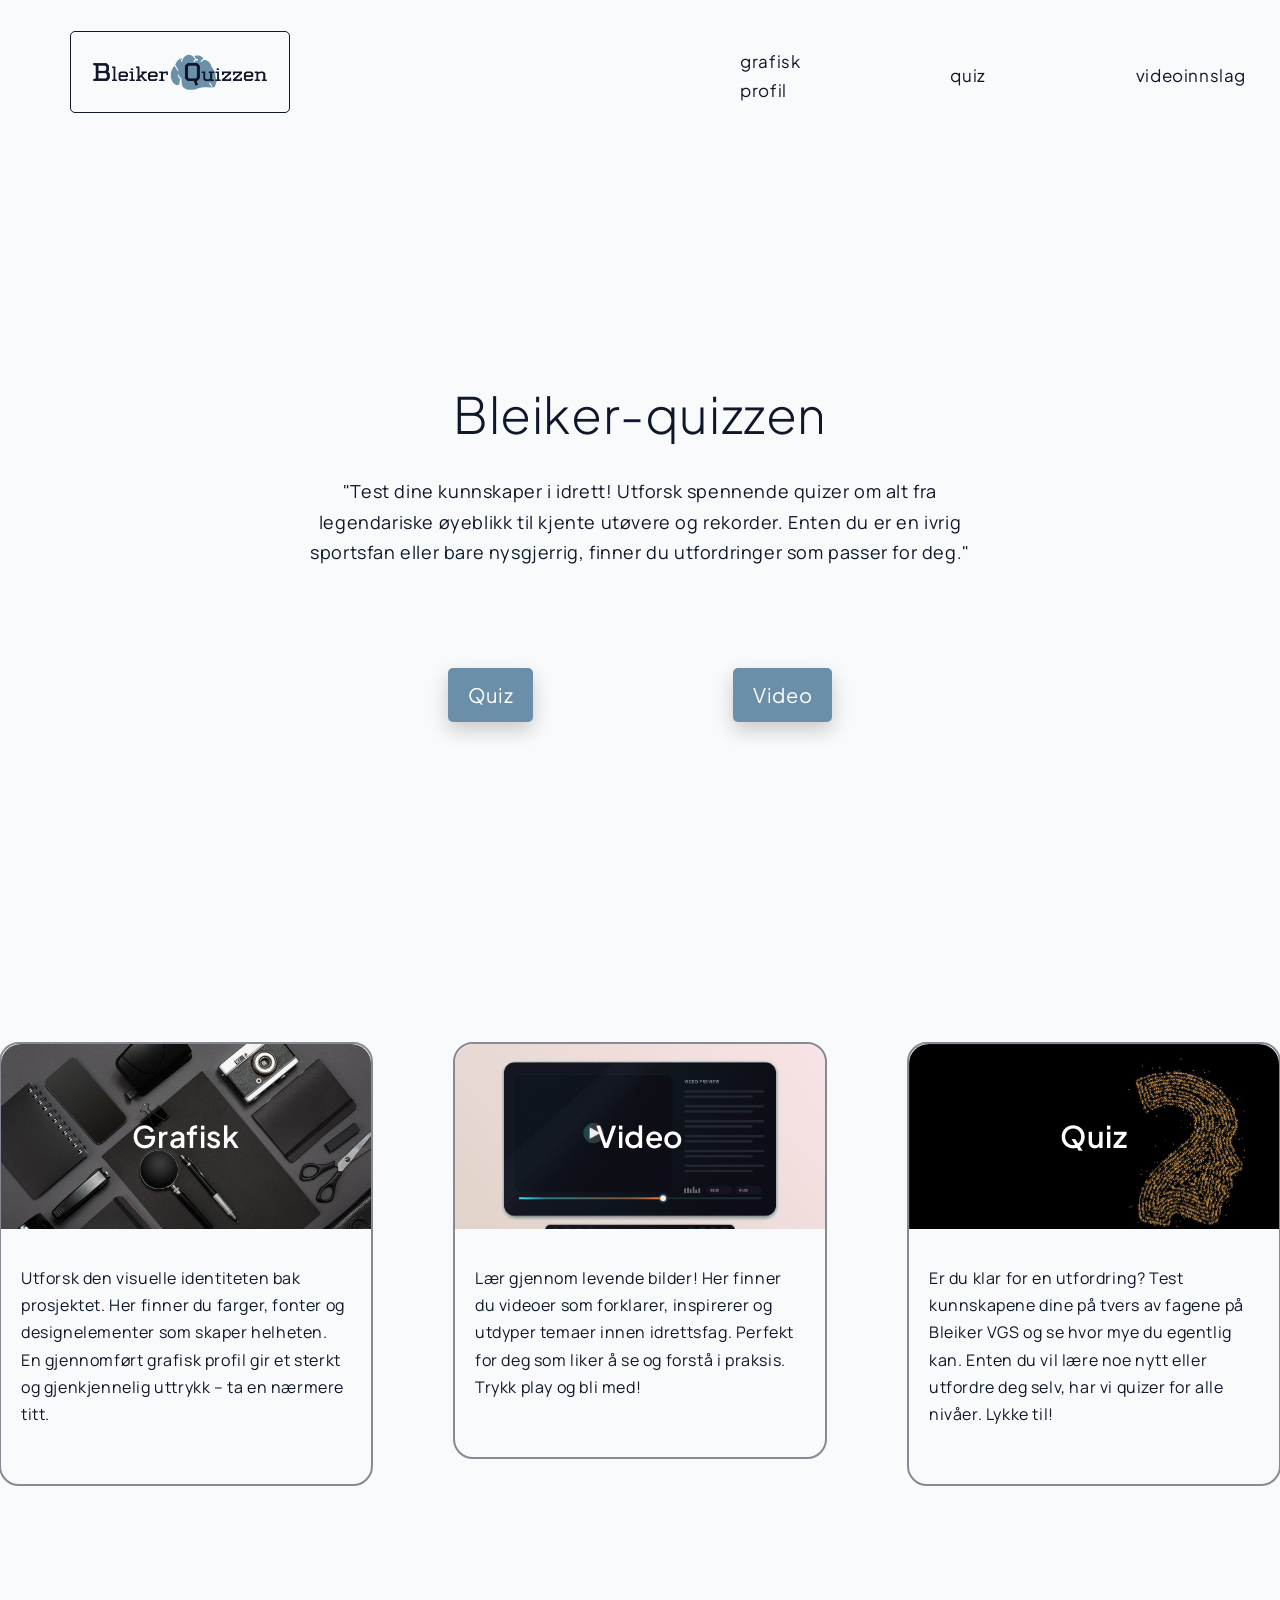
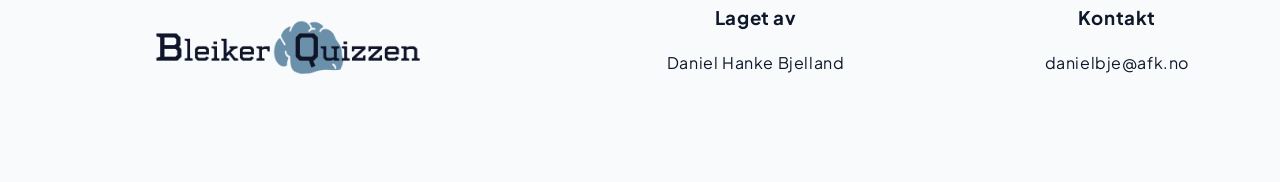
<file: index.html>
<html lang="nb">
<head>
    <meta charset="UTF-8">
    <meta name="viewport" content="width=device-width, initial-scale=1.0">
    <title>Landingpage</title>
    <link rel="icon" href="./img/favico.png" type="image/png">
    <link rel="stylesheet" href="./css/main.css">
</head>
<body>

    <!-- nav bar start -->
    <nav>
        <ul>
            <li> <a href="./index.html"> <img id="nav_logo" src="./img/logo/3x/Vanlig@3x.png" alt="Logoen"> </a></li>
            <li><a class="navHover" href="./html/grafisk_profil.html">grafisk profil</a></li>
            <li><a class="navHover" href="./html/quiz.html">quiz</a></li>
            <li><a class="navHover" href="./html/videoinnslag.html">videoinnslag</a></li>
            <li><a class="navHover" href="./html/annonse.html">annonser</a></li>
        </ul>
    </nav>
    <!-- nav bar slutt -->
    

    <div class="ladning_wrapper_1">
        <h1 id="landing_overksrift">Bleiker-quizzen</h1>
        <h2 id="landing_ingress">"Test dine kunnskaper i idrett! Utforsk spennende quizer om alt fra legendariske øyeblikk til kjente utøvere og rekorder. Enten du er en ivrig sportsfan eller bare nysgjerrig, finner du utfordringer som passer for deg."</h2>
    </div>

    <div class="button_omradet">
        <a href="./html/quiz.html" class="landing_button" >Quiz</a>
        <a href="./html/videoinnslag.html" class="landing_button" >Video</a>
    </div>

    <!-- section start -->
    <div class="section-wrapper1">
        <a href="./html/grafisk_profil.html">
            <div class="section-wrapper2">
                <div id="section-wrapper_grafisk"> <p>Grafisk</p> </div>
                <div class="section-wrapper_text"><p>Utforsk den visuelle identiteten bak prosjektet. Her finner du farger, fonter og designelementer som skaper helheten. En gjennomført grafisk profil gir et sterkt og gjenkjennelig uttrykk – ta en nærmere titt.</p></div>
                <!-- <a id="section-a" href="./html/quiz.html">Ta quizen!</a> -->
            </div>
        </a>

        <a href="./html/videoinnslag.html">
            <div class="section-wrapper2">
                <div id="section-wrapper_video"> <p>Video</p> </div>
                <div class="section-wrapper_text"><p>Lær gjennom levende bilder! Her finner du videoer som forklarer, inspirerer og utdyper temaer innen idrettsfag. Perfekt for deg som liker å se og forstå i praksis. Trykk play og bli med!</p></div>
                <!-- <a id="section-a" href="./html/quiz.html">Ta quizen!</a> -->
            </div>
        </a>

        <a href="./html/quiz.html">
            <div class="section-wrapper2">
                <div id="section-wrapper_quiz"> <p>Quiz</p> </div>
                <div class="section-wrapper_text"><p>Er du klar for en utfordring? Test kunnskapene dine på tvers av fagene på Bleiker VGS og se hvor mye du egentlig kan. Enten du vil lære noe nytt eller utfordre deg selv, har vi quizer for alle nivåer. Lykke til!</p></div>
                <!-- <a id="section-a" href="./html/quiz.html">Ta quizen!</a> -->
            </div>
        </a>

    </div>
    <!-- section slutt -->


    <!-- foother start -->
    <footer>
        <div class="footer_logo"><img src="./img/logo/3x/Vanlig@3x.png" alt=""></div>
        <div class="footer_text-wrapper">
            <div class="footer_text">
                <h3 class="foother_label">Laget av</h3>
                <p class="foother_brødtekst">Daniel Hanke Bjelland</p>
            </div>
            <div class="footer_text">
                <h3 class="foother_label" >Kontakt</h3>
                <!-- <p>danielbje@afk.no</p> -->
                 <a class="foother_brødtekst" href="mailto:danielbje@afk.no">danielbje@afk.no</a>
            </div>
        </div>
    </footer>
    <!-- foother slutt -->

</body>
</html>
</file>
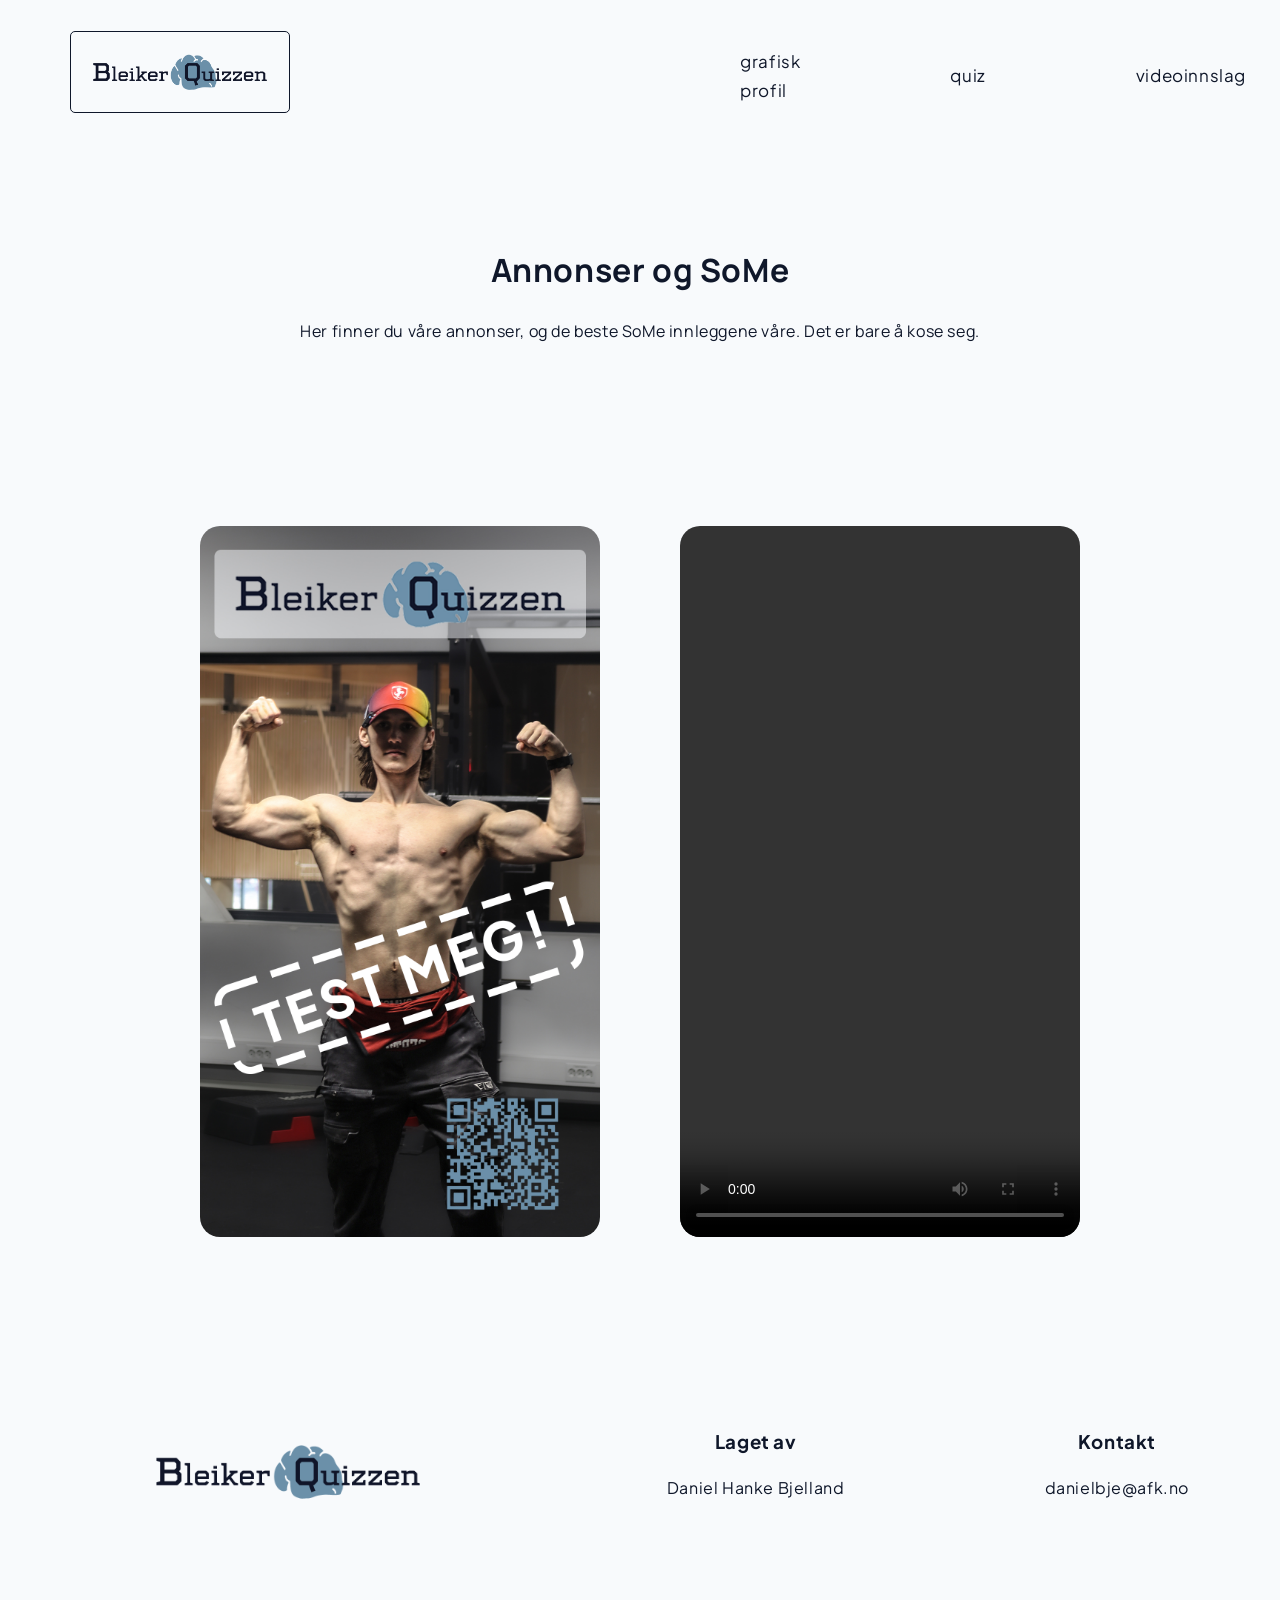
<file: html/annonse.html>
<html lang="nb">
<head>
    <meta charset="UTF-8">
    <meta name="viewport" content="width=device-width, initial-scale=1.0">
    <title>Annonser</title>
    <link rel="icon" href="../img/favico.png" type="image/png">
    <link rel="stylesheet" href="../css/main.css">
</head>
<body>

    <nav>
      <ul>
        <li>
          <a href="../index.html">
            <img
              id="nav_logo"
              src="../img/logo/3x/Vanlig@3x.png"
              alt="Logoen"
            />
          </a>
        </li>
        <li><a class="navHover" href="./grafisk_profil.html">grafisk profil</a></li>
        <li><a class="navHover" href="./quiz.html">quiz</a></li>
        <li><a class="navHover" href="./videoinnslag.html">videoinnslag</a></li>
        <li><a class="navHover" href="./annonse.html">annonser</a></li>
      </ul>
    </nav>

    <div class="annonser_wrapper_1">
      <h1>Annonser og SoMe</h1>
      <p id="underside_intro">
        Her finner du våre annonser, og de beste SoMe innleggene våre. Det er bare å kose seg.
      </p>
    </div>

    <div class="video-wrapper2">

            <div class="annonser-wrapper3" >
              <img src="../img/SoMe-plakat.jpg" id="annonser-wrapper3-innhold"></img>
            </div>


            <div class="annonser-wrapper3">
                <video src="../video/SoMe-video.mp4" id="annonser-wrapper3-innhold" controls></video>
            </div>

    </div>

    <!-- foother start -->
    <footer>
        <div class="footer_logo"><img src="../img/logo/3x/Vanlig@3x.png" alt=""></div>
        <div class="footer_text-wrapper">
            <div class="footer_text">
                <h3 class="foother_label">Laget av</h3>
                <p class="foother_brødtekst">Daniel Hanke Bjelland</p>
            </div>
            <div class="footer_text">
                <h3 class="foother_label" >Kontakt</h3>
                <!-- <p>danielbje@afk.no</p> -->
                 <a class="foother_brødtekst" href="mailto:danielbje@afk.no">danielbje@afk.no</a>
            </div>
        </div>
    </footer>
    <!-- foother slutt -->
    
</body>
</html>
</file>
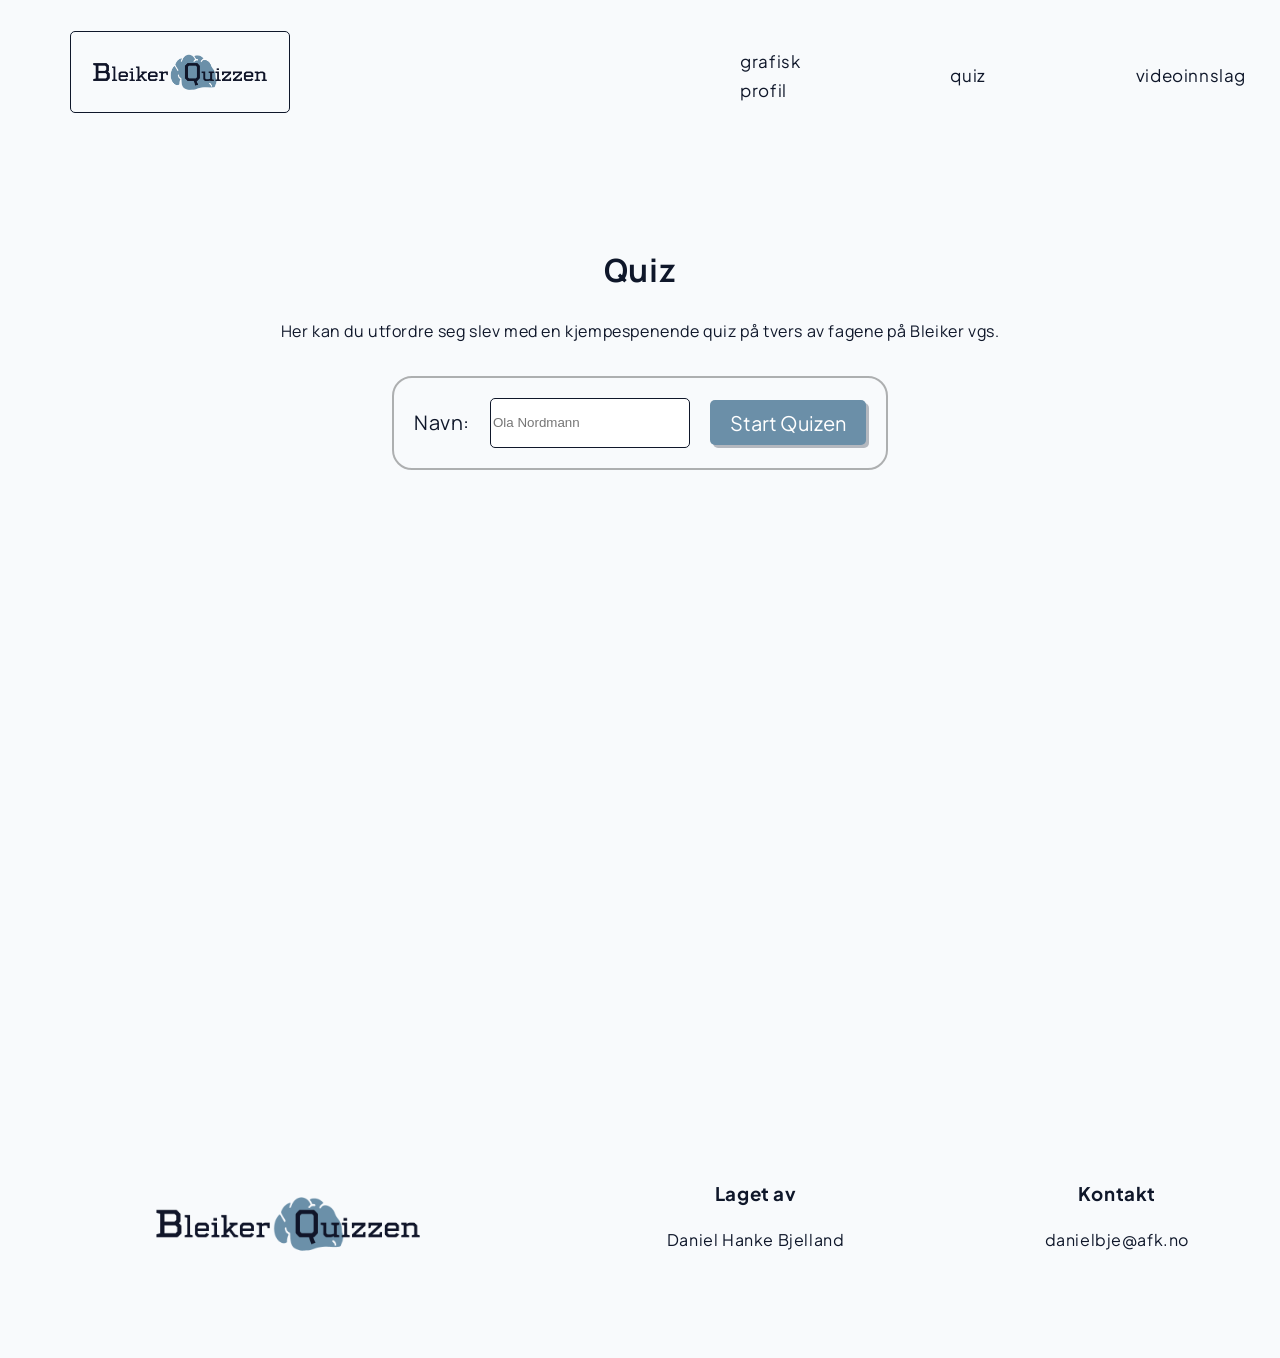
<file: html/quiz.html>
<html lang="nb">
<head>
    <meta charset="UTF-8">
    <meta name="viewport" content="width=device-width, initial-scale=1.0">
    <title>Quiz</title>
    <link rel="icon" href="../img/favico.png" type="image/png">
    <link rel="stylesheet" href="../css/main.css">
    <script src="../js/script.js" defer ></script>
</head>
<body>

    <nav>
        <ul>
            <li><a href="../index.html"> <img id="nav_logo" src="../img/logo/3x/Vanlig@3x.png" alt="Logoen"> </a></li>
            <li><a class="navHover" href="./grafisk_profil.html">grafisk profil</a></li>
            <li><a class="navHover" href="./quiz.html">quiz</a></li>
            <li><a class="navHover" href="./videoinnslag.html">videoinnslag</a></li>
            <li><a class="navHover" href="./annonse.html">annonser</a></li>
        </ul>
    </nav>

    <div class="quiz_wrapper_1">
        <h1>Quiz</h1>
        <p id="underside_intro">Her kan du utfordre seg slev med en kjempespenende quiz på tvers av fagene på Bleiker vgs.</p>

        <!-- <video width="320" height="240" controls>
  <source src="../video/scene_1.mp4" type="video/mp4">
Your browser does not support the video tag.
</video> -->

        <div id="quiz-registrer_wrapper1" >
            <label id="label_navn" for="">Navn:</label>
            <input type="text" placeholder="Ola Nordmann" id="input_navn">
            <button id="register_button" onclick="registrer()" >Start Quizen</button>
        </div>

        <div class="quiz-omradet_wrapper">

            <div id="quiz-omradet">
                <h2 id="sprøsmål"></h2>
                
                <div id="quiz_buttonOmradet">
                    <!-- <button>A</button>
                    <button>B</button>
                    <button>C</button>
                    <button>D</button> -->
                </div>
                <p id="tilbakemelding"></p>
                <div id="neste"></div>
            </div>

            <div id="sammendrag">
                <h3>Ditt sammendrag</h3>

                <div id="personlig_sammendrag"></div>

                <div id="highscore">
                    <h3>Highscore liste</h3>
                </div>
                <!-- <div class="sammendrag-knapper"> -->
                    <button class="nesteKnapp" onclick="startPaNytt()" >Start på nytt</button>
                <!-- </div> -->
            </div>
            
        </div>
    </div>


    <!-- foother start -->
    <footer>
        <div class="footer_logo"><img src="../img/logo/3x/Vanlig@3x.png" alt=""></div>
        <div class="footer_text-wrapper">
            <div class="footer_text">
                <h3 class="foother_label">Laget av</h3>
                <p class="foother_brødtekst">Daniel Hanke Bjelland</p>
            </div>
            <div class="footer_text">
                <h3 class="foother_label" >Kontakt</h3>
                <!-- <p>danielbje@afk.no</p> -->
                 <a class="foother_brødtekst" href="mailto:danielbje@afk.no">danielbje@afk.no</a>
            </div>
        </div>
    </footer>
    <!-- foother slutt -->

</body>
</html>
</file>
<file: css/main.css>
body{
    margin: 0px;
    background-color: #F8FAFC;
    color: #0F172A;
    font-family: manrope;
    letter-spacing: 0.6px;
    line-height: 1.7;
    font-weight: 400;
}


/* Nav bar start */
nav {
    width: 100%;
    /* padding-left: 70px; */
    padding: 15px 0px 15px 70px;
    font-family:Plus_Jakarta_Sans;
    box-sizing: border-box;
}

nav ul {
    padding: 0px;
    list-style: none;
    display: flex;
    align-items: center; 
    gap: 150px;
}

nav ul li a {
    text-decoration: none;
    color: #0F172A;
    font-size: 17px;
    position: relative;
}

.navHover::after {
    content: "";
    position: absolute;
    left: 50%;
    bottom: -7px;
    width: 0%;
    height: 2px;
    background-color: currentColor;
    transform: translateX(-50%);
    transition: width 0.4s ease;
}

.navHover:hover::after {
    width: 100%;
}

#nav_logo {
    margin-right: 300px;
    height: 60px;
    padding: 10px;
    border: 1px solid #0F172A;
    border-radius: 5px;
}
/* Nav bar slutt */


/* Felles sider start */
a {
    text-decoration: none;
    color: #0F172A;
}

button, .landing_button {
  transition: transform 0.3s ease;
}

#underside_intro {
    margin: 0px;
}

.annonser_wrapper_1, .grafisk_profil_wrapper_1, .videoinnslag_wrapper_1, .ladning_wrapper_1, .quiz_wrapper_1 {
    width: 100%;
    display: flex;
    flex-direction: column;
    align-items: center;
    margin-top: 70px;
}

.video-wrapper3, .section-wrapper2 {
    width: 370px;
    border: 2px solid #0f172a7e;
    border-radius: 20px;
    padding-bottom: 20px;
    transition: transform 0.3s ease;
}

.section-wrapper2:hover, button:hover, .landing_button:hover {
    transform: scale(1.07);
    box-shadow: 0 8px 20px rgba(0, 0, 0, 0.2);
}
/* Felles sider slutt */


/* Landingpage start */
#landing_overksrift {
    font-family: Plus_Jakarta_Sans;
    font-size: 50px;
    font-weight: 300;
    margin: 0px 0px 20px 0px;    
    /* color: #0F172A; */
}

.ladning_wrapper_1 {
    margin-top: 220px;
}

#landing_ingress {
    max-width: 700px;
    display: flex;
    justify-content: center;
    font-size: 18px;
    margin: 0px;
    text-align: center;
    line-height: 1.5;
    font-family: manrope;
    letter-spacing: 0.6px;
    line-height: 1.7;
    font-weight: 400;
}

.button_omradet{
    width: 100%;
    display: flex;
    justify-content: center;
    gap: 200px;
    margin-top: 100px;
}

.landing_button {
    /* background-color: #9F1239; */
    background-color: #6B8FA8;
    font-size: 20px;
    border: 0px;
    padding: 10px 20px;
    border-radius: 5px;
    color: white;
    /* box-shadow: 3px 3px #0f172a4a; */
    box-shadow: 0 8px 20px rgba(0, 0, 0, 0.2);
    cursor: pointer;
    font-family: Plus_Jakarta_Sans;
    /* font-weight: 400; */
}

#laning_pil {
    position: absolute;

}

.section-wrapper1 {
    width: 100%;
    display: flex;
    justify-content: center;
    margin-top: 320px;
    gap: 80px;
}

#section-wrapper_grafisk {
    background-image: url("../img/grafisk-profil_illustrasjon.jpeg");
    background-size: cover;
    display: flex;
    justify-content: center;
    align-items: center;
    width: 100%;
    height: 50%;
    border-top-left-radius: 20px;
    border-top-right-radius: 20px;
    color: white;
    font-size: 30px;
    font-family: Plus_Jakarta_Sans;
    font-weight: 600;
}

#section-wrapper_video {
    background-image: url("../img/video_illustrasjon.jpeg");
    background-size: cover;
    display: flex;
    justify-content: center;
    align-items: center;
    width: 100%;
    height: 50%;
    border-top-left-radius: 20px;
    border-top-right-radius: 20px;
    color: white;
    font-size: 30px;
    font-family: Plus_Jakarta_Sans;
    font-weight: 600;
}

#section-wrapper_quiz {
    background-image: url("../img/quiz_illustrasjon.avif");
    background-size: cover;
    display: flex;
    justify-content: center;
    align-items: center;
    width: 100%;
    height: 50%;
    border-top-left-radius: 20px;
    border-top-right-radius: 20px;
    color: white;
    font-size: 30px;
    font-family: Plus_Jakarta_Sans;
    font-weight: 600;
}

.section-wrapper_text {
    padding: 20px;
}

.section-wrapper_text {
    padding: 20px;
}

#section-a {
    text-decoration: none;
    display: flex;
    width: 60%;
    justify-content: center;
    justify-self: center;
    background-color: #6B8FA8;
    color: white;
    font-size: 20px;
    padding: 5px 0px;
    border-radius: 2px;
}
/* Landingpage slutt */


/* Footer start */
footer {
    margin-top: 100px;
    width: 100%;
    /* height: 500px; */
    height: 270px;
    display: flex;
    font-family: Plus_Jakarta_Sans;
    /* background-color: rgba(0, 0, 255, 0.423); */
}

.footer_logo {
    width: 45%;
    display: flex;
    justify-content: center;
    align-items: center;
}

.footer_logo img {
    width: 300px;
}

.footer_text-wrapper {
    width: 55%;
    display: flex;
    justify-content: center;
    align-items: center;
    gap: 200px;
}

.footer_text {
    display: flex;
    flex-direction: column;
    align-items: center;
}

.foother_label {
    margin: 0px;
    /* font-weight: 500; */
}

.foother_brødtekst {
    margin: 16px 0px;
    font-weight: 400;
}
/* Footer slutt */

/* Quiz page start */
.quiz_wrapper_1 {
    position: relative;
    z-index: 4;
    height: 767px;
}

#quiz-registrer_wrapper1, .quiz-omradet_wrapper {
    padding: 20px;
    border: 2px solid rgba(0, 0, 0, 0.3);
    border-radius: 20px;
    margin-top: 30px;
}

#quiz-registrer_wrapper1 {
    display: flex;
    align-items: center;
    /* flex-direction: column; */
    /* font-size: 30px; */
    /* row-gap: 20px; */
    gap: 20px;
}


#label_navn {
    font-size: 20px;
}

#input_navn {
    width: 200px;
    height: 50px;
    border: 1px solid #0F172A;
    border-radius: 5px;
}

#register_button {
    /* margin-left: 40px; */
    background-color: #6B8FA8;
    font-size: 20px;
    border: 0px;
    padding: 10px 20px;
    border-radius: 5px;
    color: white;
    box-shadow: 3px 3px #0f172a4a;
    cursor: pointer;
    font-family: Plus_Jakarta_Sans;
}

.quiz-omradet_wrapper {
    width: 700px;
    /* background-color: rgba(0, 0, 255, 0.347); */
    /* display: flex; */
    /* align-items: center; */
    justify-content: center;
    display: none;
    /* border: 1px solid black; */
}

#quiz-omradet {
    display: flex;
    flex-direction: column;
    align-items: center;
    justify-content: center;
}

#sprøsmål {
    font-weight: 200;
}

#quiz_buttonOmradet {
    /* display: flex; */
    /* width: 100%; */
    /* height: 100%; */
    /* flex-direction: column; */
    /* gap: 20px; */
    display: grid;
    /* grid-template-columns: 1fr 1fr; */
    grid-template-columns: 300px 300px; /* fast bredde */
    grid-auto-rows: 1fr;
    gap: 20px;
    justify-content: center; /* sentrer grid */
}

#quiz_buttonOmradet button {
    width: 100%;
    height: 100%;
    background-color: #6B8FA8;
    color: #F8FAFC;
    font-family: manrope;
    font-size: 20px;
    font-weight: 400;
    border: none;
    padding: 10px 30px;
    border-radius: 5px;
    display: flex;
    flex-direction: column;
    align-items: center;
    justify-content: center;
}

#quiz_buttonOmradet p {
    margin: 0px;
    padding: 10px 0px;
}

#buttonVideo {
    width: 250px;
    margin-top: 10px;
    border-radius: 5px
}

.svar_riktig {
    background-color: green !important;
}

.svar_feil {
    background-color: red !important;
}

.nesteKnapp {
    background-color: #6B8FA8;
    color: #F8FAFC;
    font-family: manrope;
    font-size: 20px;
    font-weight: 400;
    border: none;
    padding: 10px 30px;
    border-radius: 5px;
}

#sammendrag {
    display: none;
    flex-direction: column;
}
/* Quiz page slutt */


/* Grafisk profil page start */
.designmanual_wrapper {
    width: 100%;
    display: flex;
    flex-direction: column;
    align-items: center;
    row-gap: 200px;
    margin-top: 250px;
}

.designmanual_wrapper2 {
    /* height: 60px; */
    width: 80%;
    /* background-color: rgba(0, 0, 255, 0.397); */
    display: flex;
}

.designmanual_wrapper2 p {
    margin: 0px;
}

.designmanual_tema {
    width: 20%;
    /* height: 100%; */
    /* background-color: green; */
    display: flex;
    align-items: center;
    justify-content: center;
}

.designmanual_innhold {
    width: 75%;
    display: flex;
    justify-content: space-evenly;
}

.font_tekst, .farger_tekst, .logoer_tekst {
    display: flex;
    flex-direction: column;
    align-items: center;
} 

#font_logo {
    font-family: Centrifuge;
    font-size: 23px;
    font-weight: 500;
}

#font_plus_jakarta_sans {
    font-family: Plus_Jakarta_Sans;
    font-size: 23px;
    font-weight: 500;
}

#font_manrope {
    font-size: 23px;
    font-weight: 500;
}

.farger {
    /* width: 40px; */
    display: flex;
    flex-direction: column;
    row-gap: 10px;
    align-items: center;
}

#farge_1 {
    background-color: #F8FAFC;
    border: 1px dashed black;
    width: 100px;
    height: 100px;
}

#farge_2 {
    background-color: #0F172A;
    width: 100px;
    height: 100px;
}

#farge_3 {
    background-color: #6B8FA8;
    width: 100px;
    height: 100px;
}

#logo_vanlig {
    width: 200px;
    height: 70px;
    background-image: url(../img/logo/1x/Vanlig.png);
    background-size: contain;
    background-position: center;
    background-repeat: no-repeat;
}

#logo_skisse {
    width: 200px;
    height: 70px;
    background-image: url(../img/logo/skisse.png);
    background-size: contain;
    background-position: center;
    background-repeat: no-repeat;
}

#logo_lys_bakgrunnd {
    width: 200px;
    height: 70px;
    background-color: white;
    background-image: url(../img/logo/1x/Lys\ bakgrunn.png);
    background-size: contain;
    background-position: center;
    background-repeat: no-repeat;
}

#logo_mørk_bakgrunnd {
    width: 200px;
    height: 70px;
    background-color: black;
    background-image: url(../img/logo/1x/Mørk\ bakgrunn.png);
    background-size: contain;
    background-position: center;
    background-repeat: no-repeat;
}

#designmanual_pdf {
    width: 700px;

}
/* Grafisk profil page slutt */


/* Videoinnslag page start */
.video-wrapper2 {
    width: 100%;
    display: flex;
    justify-content: center;
    margin-top: 180px;
    gap: 80px;
}

.video-wrapper_text {
    padding: 20px;
}

#video-video {
    width: 100%;
    border-top-left-radius: 20px;
    border-top-right-radius: 20px;
}
/* Videoinnslag page slutt */


/* Annonser page start */
.annonser-wrapper2 {
    width: 100%;
    display: flex;
    justify-content: center;
    margin-top: 180px;
    gap: 80px;
}

.annonser-wrapper3 {
    width: 400px;
    border-radius: 20px;
    display: flex;
}

#annonser-wrapper3-innhold{
    width: 100%;
    aspect-ratio: 9 / 16;
    border-radius: 20px;
}
/* Annonser page slutt */


/* Fonter start */
@font-face {
    font-family: mukta-medium;
    src: url(../font/mukta/Mukta-Medium.ttf);
}

@font-face {
    font-family: exo_2;
    src: url(../font/exo_2/static/Exo2-Thin.ttf);
}

@font-face {
    font-family: Plus_Jakarta_Sans;
    src: url(../font/Plus_Jakarta_Sans/PlusJakartaSans-VariableFont_wght.ttf);
}

@font-face {
    font-family: inter;
    src: url(../font/Inter/Inter-VariableFont_opsz\,wght.ttf);
}

@font-face {
    font-family: manrope;
    src: url(../font/Manrope/Manrope-VariableFont_wght.ttf);
}
/* Fonter slutt */
</file>
